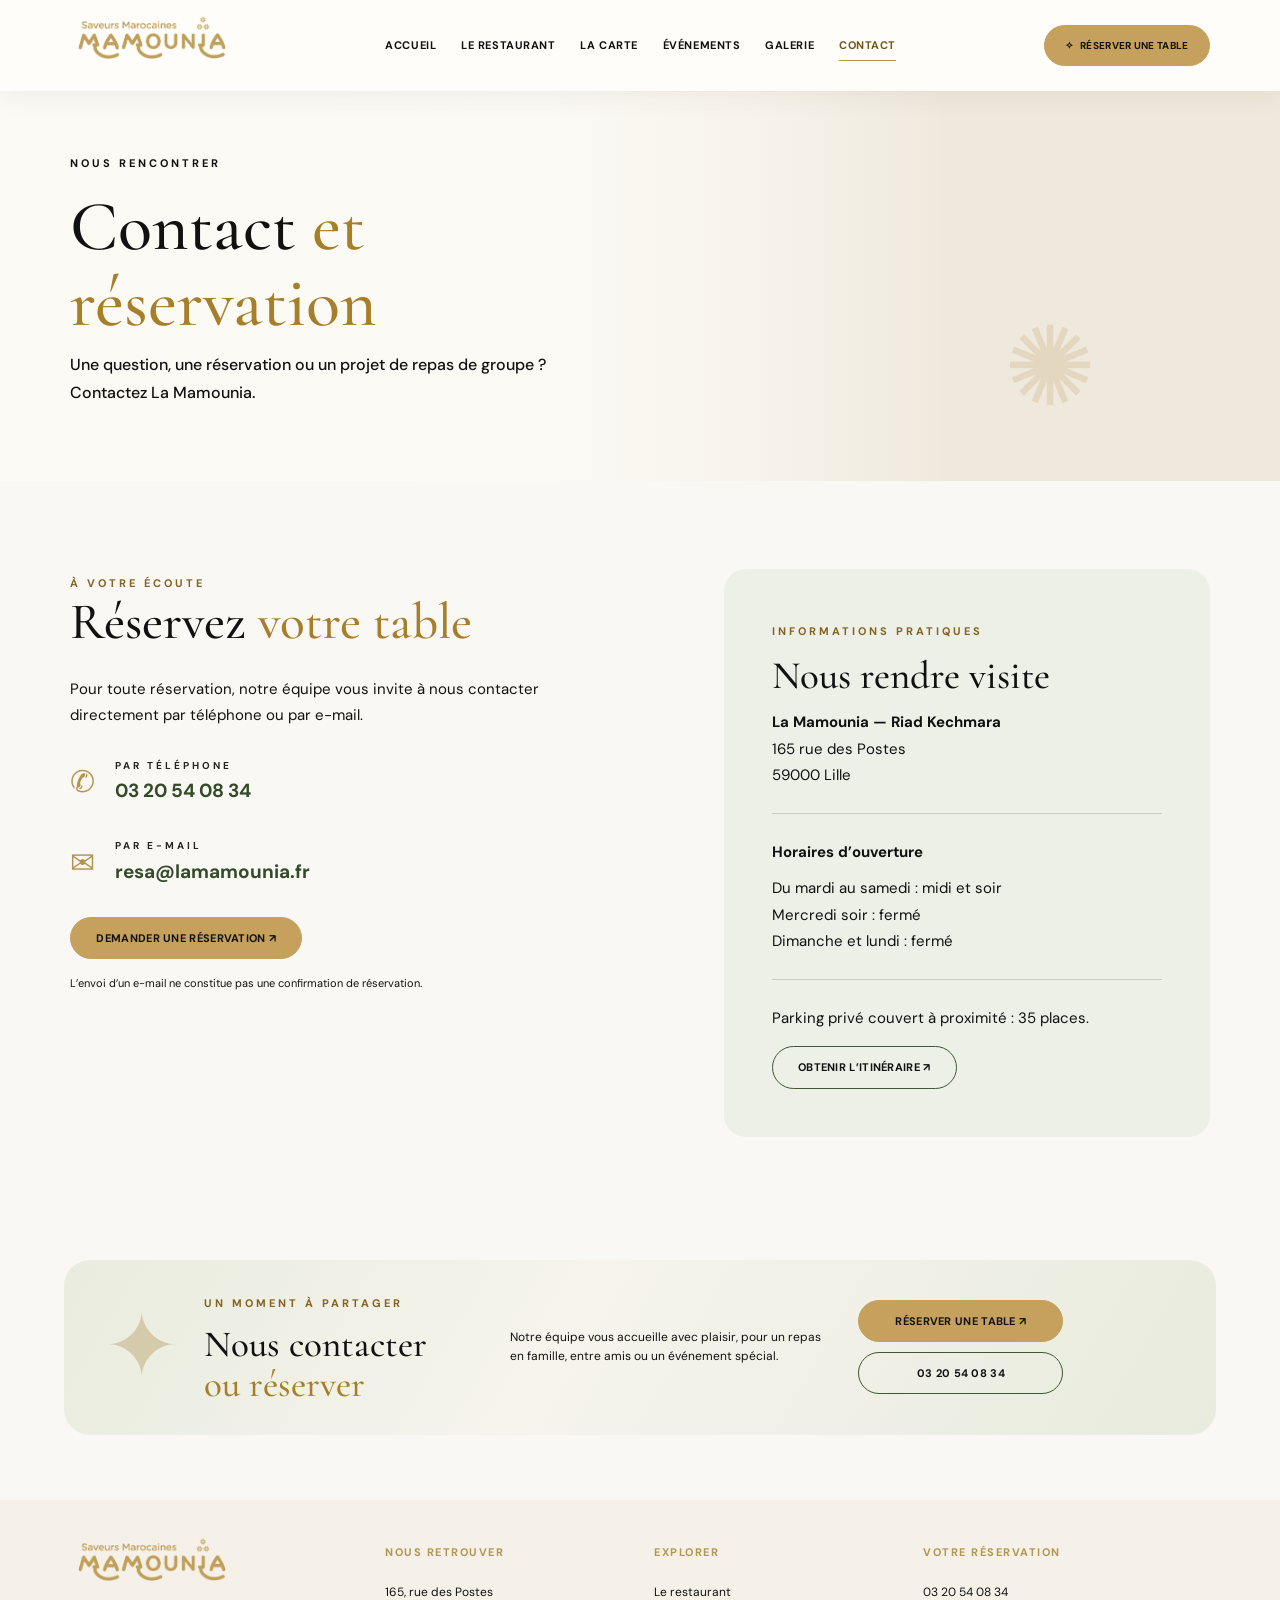
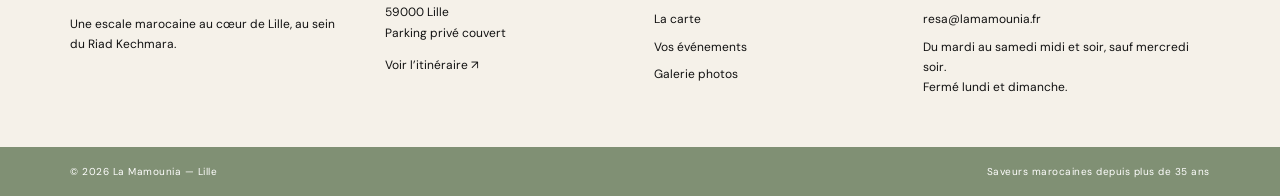
<file: contact.html>
<!doctype html>
<html lang="fr"><head><meta charset="utf-8"/><meta content="width=device-width,initial-scale=1" name="viewport"/><title>Contact et réservation | La Mamounia Lille</title><meta content="Réservez votre table à La Mamounia à Lille. Téléphone, e-mail, horaires, adresse et parking du restaurant marocain." name="description"/><meta content="#faf7f0" name="theme-color"/><link href="https://fonts.googleapis.com" rel="preconnect"/><link crossorigin="" href="https://fonts.gstatic.com" rel="preconnect"/><link href="https://fonts.googleapis.com/css2?family=Cormorant+Garamond:wght@400;500;600;700&amp;family=DM+Sans:wght@400;500;600;700&amp;display=swap" rel="stylesheet"/><link href="assets/style.css" rel="stylesheet"/></head><body><header class="header"><div class="nav-wrap"><a aria-label="La Mamounia, accueil" class="brand" href="index.html"><img alt="Logo fourni de La Mamounia" height="72" src="assets/logo-mamounia-fourni.png" width="181"/></a><button aria-expanded="false" aria-label="Ouvrir le menu" class="menu-toggle"><span></span><span></span><span></span></button><nav aria-label="Navigation principale" class="nav"><a class="" href="index.html">Accueil</a><a class="" href="restaurant.html">Le restaurant</a><a class="" href="carte.html">La carte</a><a class="" href="evenements.html">Événements</a><a class="" href="galerie.html">Galerie</a><a class="active" href="contact.html">Contact</a></nav><a class="btn btn-gold header-reserve" href="contact.html#reservation">✧   RÉSERVER UNE TABLE</a></div></header><main><section class="inner-hero"><div class="inner-hero-photo" style="background-image:url('https://www.lamamounia.fr/galerie/img-09.jpg')"></div><div class="inner-veil"></div><div class="container inner-content hero-entrance"><span class="eyebrow light">NOUS RENCONTRER</span><h1>Contact <em>et réservation</em></h1><p>Une question, une réservation ou un projet de repas de groupe ? Contactez La Mamounia.</p><div class="inner-flower">✺</div></div></section><section class="section container contact-grid" id="reservation"><div class="copy reveal"><span class="eyebrow">À VOTRE ÉCOUTE</span><h2>Réservez <em>votre table</em></h2><p>Pour toute réservation, notre équipe vous invite à nous contacter directement par téléphone ou par e-mail.</p><a class="contact-link" href="tel:+33320540834"><span>✆</span><div><small>PAR TÉLÉPHONE</small><strong>03 20 54 08 34</strong></div></a><a class="contact-link" href="mailto:resa@lamamounia.fr"><span>✉</span><div><small>PAR E-MAIL</small><strong>resa@lamamounia.fr</strong></div></a><a class="btn btn-gold" href="mailto:resa@lamamounia.fr?subject=Demande%20de%20r%C3%A9servation%20-%20La%20Mamounia">DEMANDER UNE RÉSERVATION ↗</a><p class="small-note">L’envoi d’un e-mail ne constitue pas une confirmation de réservation.</p></div><aside class="contact-panel reveal"><span class="eyebrow">INFORMATIONS PRATIQUES</span><h3>Nous rendre visite</h3><p><strong>La Mamounia — Riad Kechmara</strong><br/>165 rue des Postes<br/>59000 Lille</p><div class="panel-rule"></div><h4>Horaires d’ouverture</h4><p>Du mardi au samedi : midi et soir<br/>Mercredi soir : fermé<br/>Dimanche et lundi : fermé</p><div class="panel-rule"></div><p>Parking privé couvert à proximité : 35 places.</p><a class="btn btn-outline" href="https://www.google.com/maps/search/?api=1&amp;query=165+rue+des+Postes+Lille" rel="noopener" target="_blank">OBTENIR L’ITINÉRAIRE ↗</a></aside></section></main><section class="booking-band reveal"><div class="booking-ornament">✦</div><div><span class="eyebrow">UN MOMENT À PARTAGER</span><h2>Nous contacter<br/><em>ou réserver</em></h2></div><p>Notre équipe vous accueille avec plaisir, pour un repas en famille, entre amis ou un événement spécial.</p><div class="booking-actions"><a class="btn btn-gold" href="contact.html#reservation">RÉSERVER UNE TABLE ↗</a><a class="btn btn-outline" href="tel:+33320540834">03 20 54 08 34</a></div></section><footer class="footer"><div class="foot-grid container"><div><a class="brand" href="index.html"><img alt="Logo fourni de La Mamounia" height="72" src="assets/logo-mamounia-fourni.png" width="181"/></a><p>Une escale marocaine au cœur de Lille, au sein du Riad Kechmara.</p></div><div><h4>NOUS RETROUVER</h4><p>165, rue des Postes<br/>59000 Lille<br/>Parking privé couvert</p><a href="https://www.google.com/maps/search/?api=1&amp;query=165+rue+des+Postes+Lille" rel="noopener" target="_blank">Voir l’itinéraire ↗</a></div><div><h4>EXPLORER</h4><a href="restaurant.html">Le restaurant</a><a href="carte.html">La carte</a><a href="evenements.html">Vos événements</a><a href="galerie.html">Galerie photos</a></div><div><h4>VOTRE RÉSERVATION</h4><a href="tel:+33320540834">03 20 54 08 34</a><a href="mailto:resa@lamamounia.fr">resa@lamamounia.fr</a><p>Du mardi au samedi midi et soir, sauf mercredi soir.<br/>Fermé lundi et dimanche.</p></div></div><div class="footer-bottom"><span>© <span id="year"></span> La Mamounia — Lille</span><span>Saveurs marocaines depuis plus de 35 ans</span></div></footer><script defer="" src="assets/main.js"></script></body></html>
</file>
<file: assets/style.css>
/* LA MAMOUNIA — REFONTE */
:root{--green:#344b2a;--deep:#23321e;--gold:#b29550;--ink:#292b23;--cream:#faf8f4;--sand:#f3eee5;--sage:#ebeee5;--muted:#69695f;--line:#dac9a6}*{box-sizing:border-box}html{scroll-behavior:smooth}body{margin:0;background:var(--cream);color:var(--ink);font-family:'DM Sans',sans-serif;font-size:15px;line-height:1.75;overflow-x:hidden}a{text-decoration:none;color:inherit}button{font:inherit;cursor:pointer}img{display:block;max-width:100%}.container{max-width:1320px;width:89%;margin-inline:auto}h1,h2,h3,h4,p{margin-top:0}h1,h2,h3{font-family:'Cormorant Garamond',Georgia,serif;font-weight:500;line-height:1.08}h2{font-size:clamp(36px,4vw,61px);color:var(--green);margin-bottom:25px}h2 em,h1 em{color:var(--gold);font-style:normal}h3{font-size:30px;color:var(--green)}p{color:#41443e}small,.eyebrow{font-size:11px;letter-spacing:3px;font-weight:700;color:var(--gold)}.header{height:91px;position:sticky;top:0;background:rgba(250,248,244,.96);z-index:20;box-shadow:0 5px 24px #302f2110;backdrop-filter:blur(14px)}.nav-wrap{width:89%;max-width:1320px;height:100%;margin:auto;display:flex;align-items:center;gap:38px;justify-content:space-between}.brand{display:inline-flex;flex-direction:column;justify-content:center;color:var(--gold);width:192px;line-height:1;flex-shrink:0}.brand small{font-size:10px;letter-spacing:.6px;margin-left:4px;color:var(--gold)}.brand strong{font-family:'Cormorant Garamond',serif;font-size:34px;font-weight:700;letter-spacing:1.6px}.brand-decoration{font-size:10px;letter-spacing:9px;text-align:center;margin-top:5px}.nav{display:flex;gap:25px;align-items:center;flex:1;justify-content:center}.nav a{font-size:11px;text-transform:uppercase;font-weight:700;letter-spacing:.55px;padding:17px 0;position:relative;white-space:nowrap}.nav a:after{content:'';position:absolute;bottom:11px;left:0;right:100%;height:1px;background:var(--gold);transition:.3s}.nav a.active,.nav a:hover{color:var(--gold)}.nav a.active:after,.nav a:hover:after{right:0}.btn{display:inline-flex;align-items:center;justify-content:center;gap:22px;border-radius:80px;padding:13px 25px;font-size:11px;font-weight:700;letter-spacing:.3px;line-height:1.3;transition:transform .25s,background .25s,color .25s,box-shadow .25s;white-space:nowrap}.btn:hover{transform:translateY(-3px);box-shadow:0 10px 20px #28251c18}.btn-gold{background:var(--gold);border:1px solid var(--gold);color:white}.btn-gold:hover{background:#977638}.btn-outline{border:1px solid var(--green);color:var(--green);background:transparent}.btn-outline:hover{background:var(--green);color:white}.header-reserve{padding:13px 20px;font-size:10px}.menu-toggle{display:none}.home-hero{height:clamp(500px,39vw,680px);position:relative;overflow:hidden;background:#d6c9ac}.slides,.slide{position:absolute;inset:0}.slide{background-size:cover;background-position:center;opacity:0;transform:scale(1.04);transition:opacity 1.3s ease}.slide.is-active{opacity:1;animation:heroZoom 10s ease-in-out infinite alternate}@keyframes heroZoom{from{transform:scale(1.02)}to{transform:scale(1.12)}}.hero-panel{position:absolute;inset:0 auto 0 0;width:44%;min-width:475px;background:linear-gradient(90deg,#fbf9f5 57%,rgba(251,249,245,.96) 76%,rgba(251,249,245,.04));padding-left:max(8%,calc((100vw - 1320px)/2));display:flex;align-items:flex-start;justify-content:center;flex-direction:column;z-index:2}.hero-panel:before{content:'';position:absolute;top:26px;left:7%;width:280px;height:300px;border:1px solid #c6a56470;border-radius:48% 48% 0 0;pointer-events:none}.hero-pattern{color:#cbaa64;font-size:50px;opacity:.25;position:absolute;top:20px;left:20px}.hero-small{font:400 clamp(26px,2.5vw,39px) 'Cormorant Garamond',serif;color:var(--green);line-height:1.1}.hero-panel h1{font-size:clamp(62px,6vw,94px);letter-spacing:1px;margin:0;color:#2c3028}.hero-panel p{font:400 26px/1.15 'Cormorant Garamond',serif;color:#404138;margin-bottom:28px}.ornament-line{height:26px;display:flex;align-items:center;gap:12px;color:var(--gold);margin:12px 0}.ornament-line:before,.ornament-line:after{content:'';width:115px;height:1px;background:#c6a96a}.ornament-line span{font-size:23px}.slide-dots{position:absolute;bottom:20px;left:50%;display:flex;gap:9px;z-index:5}.slide-dots button{width:10px;height:10px;padding:0;border-radius:50%;border:1px solid #fff;background:#fff9}.slide-dots button.active{background:var(--gold);border-color:#fff}.section{padding-block:88px}.section-welcome{display:grid;grid-template-columns:.97fr 1.12fr;align-items:center;gap:9%}.welcome-image{position:relative;margin:10px 0 20px 35px}.arch-picture{border:1px solid var(--gold);padding:7px;border-radius:48% 48% 0 0 / 35% 35% 0 0;overflow:hidden}.arch-picture img{width:100%;aspect-ratio:1.32;object-fit:cover;border-radius:46% 46% 0 0 / 34% 34% 0 0}.seal{color:var(--gold);font-size:42px;position:absolute;bottom:-26px;left:50%;transform:translateX(-50%);background:var(--cream);padding:0 8px}.welcome-text h2{margin-top:18px}.divider-flower{color:var(--gold);text-align:center;width:200px;margin:0 auto 22px;font-size:20px;position:relative}.divider-flower:before,.divider-flower:after{content:'';width:70px;height:1px;background:var(--line);position:absolute;top:50%}.divider-flower:before{left:0}.divider-flower:after{right:0}.welcome-text p{max-width:520px}.welcome-text .btn{margin-top:10px}.features{display:grid;grid-template-columns:repeat(4,1fr);gap:18px}.feature{text-align:center;background:linear-gradient(130deg,#f3eee5,#f8f5ef);padding:28px 18px 27px;border-radius:20px;min-height:235px;transition:transform .25s}.feature:nth-child(2),.feature:nth-child(4){background:linear-gradient(130deg,#eef0e8,#e9ecdf)}.feature:hover{transform:translateY(-6px)}.feature-icon{font-size:48px;font-family:Georgia;color:var(--gold);height:65px;display:block;line-height:1}.feature h3{font-size:25px;margin:2px 0 12px}.feature i{display:block;height:1px;width:36px;background:var(--gold);margin:auto auto 15px}.feature p{font-size:12px;max-width:210px;margin:0 auto}.cuisine-section{display:grid;grid-template-columns:.85fr 1.4fr;gap:5%;align-items:center}.cuisine-copy h2{margin:19px 0}.cuisine-copy p{max-width:390px}.cuisine-photo{position:relative}.cuisine-photo:before{content:'';position:absolute;inset:-8px auto auto -8px;width:120px;height:120px;border:1px solid var(--gold);border-right:0;border-bottom:0;border-radius:80% 0 0}.cuisine-photo img{width:100%;height:340px;object-fit:cover;border-radius:75px 18px 18px 18px}.booking-band{width:90%;max-width:1360px;margin:35px auto 65px;background:linear-gradient(120deg,#e9ecdf,#f6f4ec 43%,#e8ebde);border-radius:26px;min-height:175px;display:grid;grid-template-columns:.12fr 1fr 1.15fr 1.13fr;align-items:center;gap:25px;padding:28px 40px;overflow:hidden}.booking-ornament{font-size:90px;color:#b9a16b;opacity:.45;line-height:1}.booking-band h2{font-size:37px;margin:10px 0 0}.booking-band p{font-size:12px;line-height:1.6;max-width:360px;margin:0}.booking-actions{display:flex;flex-direction:column;align-items:start;gap:10px}.booking-actions .btn{min-width:205px}.footer{background:#f5f1e9;padding:35px 0 0}.foot-grid{display:grid;grid-template-columns:1.2fr 1fr 1fr 1.25fr;gap:40px;padding-bottom:37px}.footer .brand{margin-bottom:14px}.footer h4{font-size:11px;font-family:'DM Sans',sans-serif;color:var(--gold);letter-spacing:1.5px;margin:8px 0 20px}.footer p,.footer a:not(.brand){font-size:12px;line-height:1.7}.footer a:not(.brand){display:block;margin:7px 0}.footer a:hover{color:var(--gold)}.footer-bottom{padding:16px 5.5%;background:#809074;color:#fff;display:flex;justify-content:space-between;font-size:10px;letter-spacing:.5px}.inner-hero{height:390px;position:relative;overflow:hidden;color:#fff;display:flex;align-items:center}.inner-hero-photo{position:absolute;inset:0;background-size:cover;background-position:center 53%;animation:heroZoom 11s ease-in-out infinite alternate}.inner-veil{position:absolute;inset:0;background:linear-gradient(90deg,#18241bdc,#1b281bb6 40%,#17251740)}.inner-content{position:relative;z-index:1}.inner-content h1{font-size:clamp(52px,5.5vw,80px);margin:13px 0 10px;color:white}.inner-content p{font-size:15px;color:#fff;max-width:520px}.eyebrow.light{color:#e4ce9c}.inner-flower{position:absolute;right:10%;top:45%;font-size:110px;color:#ffffff38}.split{display:grid;grid-template-columns:1fr 1fr;align-items:center;gap:9%}.split.reverse .split-photo{order:0}.split.reverse .copy{order:1}.split-photo img{width:100%;height:420px;object-fit:cover;border-radius:10px 70px 10px 10px}.split-photo.arch-top img{border-radius:46% 46% 5px 5px / 30% 30% 5px 5px}.copy p{max-width:565px}.tinted{background:#f1f0e9}.section-intro{text-align:center;max-width:700px;margin:0 auto 48px}.section-intro h2{margin:13px 0}.menu-grid{display:grid;grid-template-columns:repeat(2,1fr);gap:25px;margin:20px auto 45px}.menu-card{background:#f5f1e9;border:1px solid #e8dcc6;border-radius:18px;padding:40px 45px}.menu-card h2{font-size:41px;margin:0;text-align:center}.mini-ornament{display:block;text-align:center;color:var(--gold);margin:10px 0 25px}.menu-row{display:flex;align-items:baseline;justify-content:space-between;gap:20px;padding:14px 0;border-bottom:1px solid #dfd7c9;font-size:13px}.menu-row strong{white-space:nowrap;color:var(--gold);font-size:12px}.center{text-align:center}.triple{display:grid;grid-template-columns:repeat(3,1fr);gap:22px}.photo-card{background:#fff;padding-bottom:22px;border-radius:16px;overflow:hidden}.photo-card img{width:100%;height:260px;object-fit:cover}.photo-card h3{margin:20px 20px 0;font-size:27px}.gallery-grid{display:grid;grid-template-columns:repeat(3,1fr);gap:18px}.gallery-item{position:relative;overflow:hidden;border-radius:10px}.gallery-item img{width:100%;aspect-ratio:1.27;object-fit:cover;transition:transform .7s}.gallery-item:hover img{transform:scale(1.07)}.gallery-item span{position:absolute;bottom:15px;right:15px;background:#ffffffdf;padding:6px 15px;font-size:10px;color:var(--deep);opacity:0;transition:.3s}.gallery-item:hover span{opacity:1}.contact-grid{display:grid;grid-template-columns:1fr .9fr;gap:10%}.contact-link{display:flex;align-items:center;gap:20px;margin:28px 0}.contact-link>span{font-size:30px;color:var(--gold)}.contact-link small{display:block;font-size:10px;color:var(--muted)}.contact-link strong{display:block;font-size:19px;color:var(--green)}.contact-panel{background:#edf0e7;border-radius:22px;padding:48px}.contact-panel h3{margin:12px 0;font-size:39px}.contact-panel h4{margin:0 0 10px;font-size:15px}.panel-rule{height:1px;background:#c9cdbf;margin:25px 0}.small-note{font-size:11px;margin-top:15px;color:#6b6c63}.reveal{opacity:0;transform:translateY(24px);transition:opacity .85s ease,transform .85s ease}.reveal.visible{opacity:1;transform:translateY(0)}@media(max-width:1180px){.nav-wrap{gap:18px}.nav{gap:14px}.nav a{font-size:10px}.header-reserve{display:none}.hero-panel{min-width:430px}.booking-band{grid-template-columns:.12fr 1fr 1fr}.booking-actions{grid-column:2/4;flex-direction:row}.section{padding-block:70px}}@media(max-width:820px){.header{height:76px}.nav-wrap{width:92%}.brand{width:165px}.brand strong{font-size:29px}.menu-toggle{display:flex;flex-direction:column;gap:5px;border:0;background:transparent;padding:12px;margin-left:auto}.menu-toggle span{display:block;width:24px;height:2px;background:var(--green)}.nav{display:none;position:absolute;top:76px;left:0;right:0;padding:20px 6% 30px;background:var(--cream);box-shadow:0 14px 25px #17170f20;flex-direction:column;align-items:stretch;gap:2px}.nav.open{display:flex}.nav a{font-size:13px;padding:12px}.nav a:after{display:none}.container{width:88%}.home-hero{height:570px}.hero-panel{width:67%;min-width:0;padding-left:6%}.hero-panel h1{font-size:64px}.section-welcome,.cuisine-section,.split,.contact-grid{grid-template-columns:1fr;gap:30px}.welcome-image{max-width:500px;margin-inline:auto}.welcome-text{padding-top:25px}.features{grid-template-columns:repeat(2,1fr)}.cuisine-photo img{height:320px}.booking-band{grid-template-columns:1fr 1fr;padding:25px}.booking-ornament{display:none}.booking-actions{grid-column:1/3}.foot-grid{grid-template-columns:repeat(2,1fr)}.split.reverse .copy{order:0}.split.reverse .split-photo{order:1}.inner-hero{height:340px}.menu-grid,.gallery-grid{grid-template-columns:repeat(2,1fr)}.triple{grid-template-columns:1fr 1fr}}@media(max-width:560px){.home-hero{height:610px}.slides{inset:0 0 44%}.hero-panel{top:47%;bottom:0;width:100%;background:linear-gradient(0deg,#fbf9f5 65%,#fbf9f5dd 89%,transparent);padding:26px 7% 20px;align-items:center;text-align:center}.hero-panel:before{display:none}.hero-panel h1{font-size:57px}.hero-small{font-size:26px}.hero-panel p{font-size:23px}.ornament-line{margin:4px 0}.slide-dots{top:42%;bottom:auto;left:calc(50% - 22px)}.section{padding-block:55px}.section-welcome{gap:10px}.welcome-image{margin-inline:12px}.features{gap:11px}.feature{padding:18px 9px;min-height:200px}.feature-icon{font-size:36px;height:52px}.feature h3{font-size:21px}.feature p{font-size:11px}.cuisine-photo img{height:270px}.booking-band{grid-template-columns:1fr;gap:10px;margin:25px auto 45px}.booking-actions{grid-column:auto;flex-direction:column}.booking-band h2{font-size:32px}.foot-grid{grid-template-columns:1fr;gap:15px}.footer-bottom{flex-direction:column;gap:8px;text-align:center}.inner-hero{height:330px}.inner-content h1{font-size:53px}.inner-flower{right:3%;font-size:50px;top:12%}.split-photo img{height:290px}.menu-grid,.gallery-grid,.triple{grid-template-columns:1fr}.menu-card{padding:26px 22px}.menu-card h2{font-size:35px}.gallery-item img{aspect-ratio:1.5}.contact-panel{padding:28px}.btn{white-space:normal}.nav-wrap{gap:10px}}@media(prefers-reduced-motion:reduce){*,*:before,*:after{animation:none!important;transition:none!important;scroll-behavior:auto!important}.reveal{opacity:1;transform:none}}

/* Ajustements lisibilité du bandeau et conservation du logo original */
.brand{width:195px;min-width:0;flex-shrink:0}
.brand img{display:block;width:100%;height:auto;max-height:70px;object-fit:contain;object-position:left center}
.home-hero .hero-panel{width:56%;min-width:0;padding-right:clamp(70px,9vw,170px);background:linear-gradient(90deg,#fbf9f5 0%,#fbf9f5 67%,rgba(251,249,245,.96) 79%,rgba(251,249,245,.63) 91%,rgba(251,249,245,0) 100%)}
.home-hero .hero-panel>*{position:relative;z-index:1}
.home-hero .hero-panel h1{font-size:clamp(54px,5.05vw,82px);letter-spacing:-1.5px;line-height:1.05;max-width:100%;overflow-wrap:normal;white-space:nowrap}
.home-hero .hero-panel .hero-small{font-size:clamp(24px,2.05vw,36px)}
.home-hero .hero-panel p{font-size:clamp(22px,1.65vw,27px);line-height:1.25;color:#30382c}
.home-hero .hero-panel:before{z-index:0}
@media(max-width:1180px){.home-hero .hero-panel{width:65%;padding-right:clamp(60px,8vw,110px)}.home-hero .hero-panel h1{font-size:clamp(50px,6vw,70px)}}
@media(max-width:820px){.brand{width:165px}.home-hero .hero-panel{width:75%;padding-left:6%;padding-right:13%;background:linear-gradient(90deg,#fbf9f5 0%,#fbf9f5 67%,rgba(251,249,245,.92) 83%,transparent 100%)}.home-hero .hero-panel h1{font-size:clamp(43px,7.5vw,63px)}}
@media(max-width:560px){.home-hero .hero-panel{width:100%;padding:26px 7% 20px;background:linear-gradient(0deg,#fbf9f5 67%,rgba(251,249,245,.97) 84%,transparent 100%)}.home-hero .hero-panel h1{font-size:clamp(44px,11vw,58px);letter-spacing:-1px}.home-hero .hero-panel p{font-size:23px}}

/* MISE À JOUR — 19 NOVEMBRE 2026 : lisibilité, véritable fichier logo, animations et galerie modale */
:root{--ink:#111;--deep:#111;--muted:#242424}
body,body p,body h1,body h2,body h3,body h4,body li,body .copy p,body .feature p,body .footer p,body .footer a,body .nav a,body .eyebrow,body small{color:#111}
body h1 em,body h2 em{color:#a77f2a}
body .eyebrow,body small{color:#85621e}
.header{background:rgba(255,253,249,.97)}
.brand{width:167px;display:inline-flex;flex-shrink:0;align-items:center}
.brand img{width:100%;max-height:65px;height:auto;object-fit:contain;object-position:left center}
.nav a.active,.nav a:hover{color:#765416}
.btn-gold{color:#12110e;background:#c5a15d;border-color:#c5a15d}
.btn-gold:hover{background:#d5b271;color:#111}
.btn-outline{color:#111;border-color:#405636}
.btn-outline:hover{background:#344b2a;color:#fff}
.feature h3,.menu-card h2,.booking-band h2{color:#111}
.feature-icon{color:#a87a1e}
.home-hero .hero-panel{width:58%;padding-right:clamp(115px,13vw,220px);background:linear-gradient(90deg,#fdfbf7 0%,#fdfbf7 64%,rgba(253,251,247,.99) 76%,rgba(253,251,247,.86) 86%,rgba(253,251,247,0) 100%)}
.home-hero .hero-panel h1{color:#111;font-size:clamp(51px,4.6vw,77px);letter-spacing:-1px;max-width:none}
.home-hero .hero-panel .hero-small,.home-hero .hero-panel p{color:#111}
.home-hero .hero-panel:before{border-color:rgba(178,149,80,.45)}
.home-hero .hero-panel .ornament-line{max-width:100%}
.inner-hero{background:#efe9dd;color:#111}
.inner-veil{background:linear-gradient(90deg,#fcfaf5 0%,#fcfaf5 26%,rgba(252,250,245,.98) 43%,rgba(252,250,245,.62) 59%,rgba(252,250,245,0) 74%)}
.inner-content h1,.inner-content p,.inner-content .eyebrow.light{color:#111}
.inner-content h1{max-width:610px}
.inner-content p{font-size:16px;font-weight:500}
.inner-flower{color:#bd965235}
.home-hero .hero-panel>*:not(.hero-pattern){animation:heroTextIn .9s ease both}
.home-hero .hero-panel>h1{animation-delay:.12s}
.home-hero .hero-panel>.ornament-line{animation-delay:.22s}
.home-hero .hero-panel>p{animation-delay:.32s}
.home-hero .hero-panel>.btn{animation-delay:.42s}
.hero-entrance>*{animation:heroTextIn .85s ease both}
.hero-entrance>*:nth-child(2){animation-delay:.12s}
.hero-entrance>*:nth-child(3){animation-delay:.22s}
@keyframes heroTextIn{from{opacity:0;transform:translateY(22px)}to{opacity:1;transform:translateY(0)}}
.reveal{transition:opacity .78s ease var(--reveal-delay,0s),transform .78s cubic-bezier(.19,1,.22,1) var(--reveal-delay,0s)}
.reveal.visible{opacity:1;transform:translateY(0)}
.editorial-intro{max-width:1190px}
.editorial-intro h2{font-size:clamp(32px,3.8vw,56px);max-width:950px}
.editorial-columns{display:grid;grid-template-columns:repeat(2,minmax(0,1fr));gap:clamp(24px,5vw,82px);margin:20px 0 34px}
.editorial-columns p{font-size:15px;line-height:1.9;margin:0}
.editorial-note,.story-layout{display:grid;grid-template-columns: minmax(0,.8fr) minmax(0,1.2fr);gap:8%;align-items:start}
.editorial-note{padding-block:50px 80px}
.editorial-note h2{font-size:clamp(32px,3.4vw,50px)}
.story-text p,.editorial-note p{line-height:1.9;max-width:720px}
.story-text .btn,.editorial-note .btn{margin-top:14px}
.story-layout h2{font-size:clamp(34px,4vw,57px)}
.section-story{background:#f1eee6}
.gallery-item{display:block;cursor:zoom-in;box-shadow:0 9px 35px #241b0c0d}
.gallery-item img{min-height:190px}
.gallery-item span{opacity:1;border-radius:30px}
.gallery-item:focus-visible{outline:3px solid #a77f2a;outline-offset:4px}
.lightbox[hidden]{display:none!important}
.lightbox{position:fixed;inset:0;z-index:100;display:grid;place-items:center;padding:30px;isolation:isolate}
.lightbox-overlay{position:absolute;inset:0;background:rgba(11,13,10,.81);backdrop-filter:blur(8px)}
.lightbox-dialog{position:relative;z-index:1;width:min(920px,100%);max-height:calc(100dvh - 40px);overflow:auto;background:#fffdfa;border:1px solid #c6ae77;border-radius:21px;box-shadow:0 28px 90px #0008;padding:18px 18px 15px}
.lightbox-close{position:absolute;right:27px;top:27px;z-index:6;display:grid;place-items:center;width:43px;height:43px;background:#fff;border-radius:50%;border:1px solid #dbd0b6;font-size:28px;line-height:1;color:#111}
.lightbox-stage{position:relative;display:flex;align-items:center;justify-content:center;background:#f1eee8;border-radius:12px;overflow:hidden;min-height:250px}
.lightbox-image{width:100%;max-height:58vh;min-height:250px;object-fit:contain;background:#1b201a}
.lightbox-arrow{position:absolute;z-index:2;top:50%;transform:translateY(-50%);display:grid;place-items:center;width:48px;height:48px;border:1px solid #e6dec7;border-radius:50%;background:rgba(255,255,255,.95);font-size:34px;line-height:1;color:#111;box-shadow:0 4px 14px #0003}
.lightbox-prev{left:12px}.lightbox-next{right:12px}
.lightbox-arrow:hover,.lightbox-close:hover{background:#f5e9cd}
.lightbox-details{padding:14px 10px 10px;display:flex;gap:20px;align-items:flex-start;justify-content:space-between}
.lightbox-caption{font:500 clamp(24px,3vw,32px)/1.1 'Cormorant Garamond',Georgia,serif;color:#111}
.lightbox-details p{font-size:12px;margin:4px 0 0;color:#333}
.lightbox-count{font-size:13px;white-space:nowrap;color:#111;font-weight:700}
.lightbox-thumbnails{display:flex;gap:9px;overflow-x:auto;scrollbar-width:thin;padding:8px 4px 3px}
.lightbox-thumb{flex:0 0 85px;width:85px;height:68px;border:3px solid transparent;padding:0;border-radius:10px;overflow:hidden;background:#eee;opacity:.77}
.lightbox-thumb.is-active{border-color:#bd8d3b;opacity:1}
.lightbox-thumb img{width:100%;height:100%;object-fit:cover}
body.lightbox-open{overflow:hidden}
@media(max-width:1180px){.home-hero .hero-panel{width:66%;padding-right:12%}.home-hero .hero-panel h1{font-size:clamp(48px,5.4vw,69px)}.brand{width:142px}}
@media(max-width:820px){.home-hero .hero-panel{width:79%;padding:24px 17% 24px 6%;background:linear-gradient(90deg,#fdfbf7 0%,#fdfbf7 62%,rgba(253,251,247,.97) 82%,transparent)}.home-hero .hero-panel h1{font-size:clamp(42px,7.5vw,64px)}.brand{width:144px}.inner-veil{background:linear-gradient(90deg,#fcfaf5 0%,rgba(252,250,245,.97) 49%,rgba(252,250,245,.65) 75%,rgba(252,250,245,0) 100%)}.editorial-columns{grid-template-columns:1fr;gap:18px}.editorial-note,.story-layout{grid-template-columns:1fr;gap:22px}}
@media(max-width:560px){.home-hero{height:570px}.home-hero .hero-panel{inset:38% 0 0;width:100%;min-width:0;max-width:none;padding:35px 7% 20px;background:linear-gradient(0deg,#fcfaf6 0%,#fcfaf6 72%,rgba(252,250,246,.95) 86%,transparent 100%)}.home-hero .hero-panel h1{font-size:clamp(42px,11vw,60px)}.home-hero .hero-panel .hero-small{font-size:27px}.home-hero .hero-panel p{font-size:21px}.inner-hero{height:360px}.inner-veil{background:linear-gradient(0deg,#fcfaf5 0%,rgba(252,250,245,.97) 43%,rgba(252,250,245,.4) 100%)}.inner-content{align-self:end;padding-bottom:23px}.inner-content h1{font-size:clamp(43px,10vw,61px)}.inner-content p{font-size:13px}.lightbox{padding:8px}.lightbox-dialog{max-height:calc(100dvh - 16px);padding:9px;border-radius:15px}.lightbox-image{max-height:62vh;min-height:190px}.lightbox-arrow{width:36px;height:36px;font-size:25px}.lightbox-close{right:15px;top:15px;width:36px;height:36px}.lightbox-thumb{flex-basis:67px;width:67px;height:58px}.editorial-note{padding-block:36px 65px}.editorial-columns p{font-size:14px}}
@media(prefers-reduced-motion:reduce){.home-hero .hero-panel>*,.hero-entrance>*{animation:none!important}.reveal{transition:none!important}}


/* Accueil — section « Le goût du partage » : composition équilibrée sans espace vide */
.section-story{padding-block:clamp(52px,5.3vw,76px);background:linear-gradient(130deg,#f1efe8 0%,#f9f6ee 72%,#f3f0e7 100%);position:relative;overflow:hidden}
.section-story::after{content:"";position:absolute;right:-100px;top:-100px;width:310px;height:310px;border:1px solid rgba(178,149,80,.24);border-radius:50%;pointer-events:none}
.story-redesign{grid-template-columns:minmax(0,.93fr) minmax(0,1.07fr);gap:clamp(44px,6vw,100px);align-items:center;position:relative;z-index:1}
.story-media-column{min-width:0;display:flex;flex-direction:column;gap:18px}
.story-heading .eyebrow{display:block;margin-bottom:12px;letter-spacing:3.2px}
.story-heading h2{max-width:630px;font-size:clamp(40px,4.1vw,60px);line-height:1.02;letter-spacing:-.5px;margin:0;color:#111}
.story-heading h2 em{color:#a77f2a}
.story-ornament{display:flex;align-items:center;gap:14px;margin-top:13px;font-size:19px;line-height:1;color:#b29550}
.story-ornament::before,.story-ornament::after{content:"";height:1px;background:rgba(178,149,80,.7);width:64px}
.story-ornament::after{width:26px;opacity:.55}
.story-picture{height:clamp(190px,19.3vw,270px);position:relative;isolation:isolate;border-radius:100px 10px 10px 10px;overflow:visible;margin-right:28px}
.story-picture::before{content:"";position:absolute;inset:-7px -7px -7px -7px;border:1px solid rgba(178,149,80,.8);border-radius:107px 13px 13px 13px;z-index:-1}
.story-picture img{width:100%;height:100%;object-fit:cover;object-position:center 54%;border-radius:100px 10px 10px 10px;box-shadow:0 18px 34px rgba(50,43,25,.12)}
.story-picture-badge{position:absolute;right:-30px;bottom:19px;width:110px;height:110px;border-radius:50%;border:1px solid #d3b77b;background:#fbf8ef;box-shadow:0 8px 22px #302b211f;display:flex;flex-direction:column;align-items:center;justify-content:center;color:#111;text-align:center}
.story-picture-badge strong{font:600 49px/.9 'Cormorant Garamond',Georgia,serif;color:#a77f2a}
.story-picture-badge strong span{font-size:19px;vertical-align:top}
.story-picture-badge small{font:700 9px/1.2 'DM Sans',sans-serif;letter-spacing:1.3px;color:#111;margin-top:7px}
.story-copy-column{padding:0 0 0 clamp(0px,1.7vw,24px);border-left:1px solid #dfceb0}
.story-copy-column p{color:#111;max-width:none;font-size:clamp(13px,1.03vw,15px);line-height:1.85;margin:0 0 17px}
.story-copy-column p:last-of-type{margin-bottom:23px}
.story-copy-column p:first-child::first-letter{font:600 47px/.76 'Cormorant Garamond',Georgia,serif;float:left;margin:7px 7px 0 0;color:#ad8b45}
.story-action{display:flex;align-items:center;gap:19px}
.story-action-line{height:1px;width:45px;flex:0 0 45px;background:#b29550}
.story-action .btn{font-size:11px;padding:12px 23px;color:#111}
@media(max-width:1050px){.story-redesign{gap:40px;grid-template-columns:minmax(0,.92fr) minmax(0,1.08fr)}.story-heading h2{font-size:clamp(37px,4.4vw,50px)}.story-picture{margin-right:18px}.story-picture-badge{width:93px;height:93px;right:-22px}.story-picture-badge strong{font-size:41px}.story-copy-column p{font-size:13px;line-height:1.73}}
@media(max-width:760px){.section-story{padding-block:48px}.story-redesign{grid-template-columns:1fr;gap:31px}.story-media-column{gap:17px}.story-heading h2{font-size:clamp(37px,8vw,51px)}.story-picture{height:265px;max-width:600px;margin-right:27px}.story-copy-column{padding:0;border-left:0}.story-copy-column p{font-size:14px;line-height:1.8;margin-bottom:14px}.story-action-line{width:32px;flex-basis:32px}}
@media(max-width:480px){.story-picture{height:215px}.story-picture-badge{width:82px;height:82px;bottom:12px}.story-picture-badge strong{font-size:35px}.story-picture-badge small{font-size:8px;letter-spacing:.7px}.story-heading h2{font-size:clamp(36px,10vw,47px)}.story-action{gap:12px}.story-action .btn{font-size:10px;padding:13px 18px}}
@media(prefers-reduced-motion:reduce){.story-media-column,.story-copy-column{animation:none!important}}
</file>
